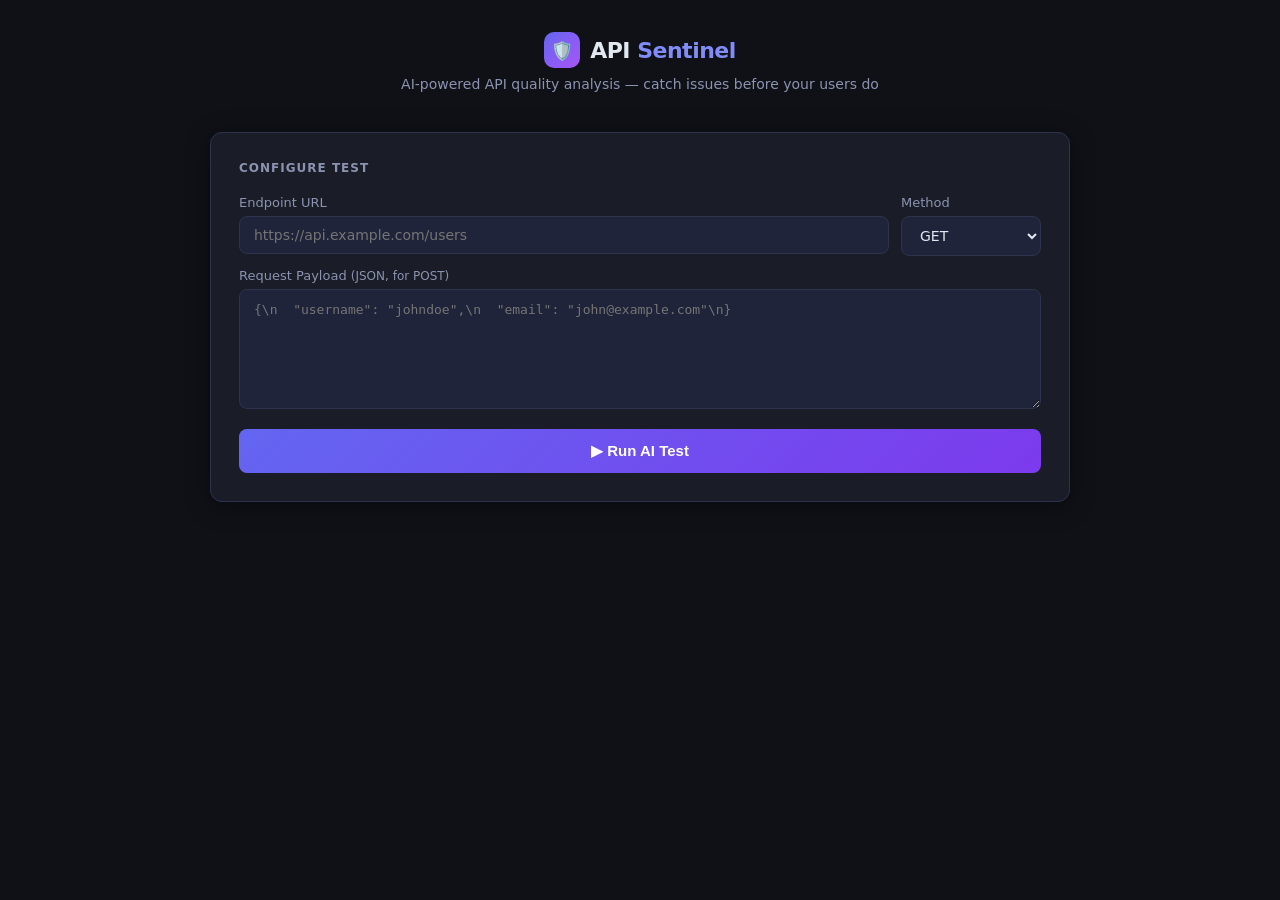
<file: index.html>
<!DOCTYPE html>
<html lang="en">
<head>
  <meta charset="UTF-8" />
  <meta name="viewport" content="width=device-width, initial-scale=1.0" />
  <title>API Sentinel — AI API Quality Analyzer</title>
  <style>
    *, *::before, *::after { box-sizing: border-box; margin: 0; padding: 0; }

    :root {
      --bg:        #0f1117;
      --surface:   #1a1d27;
      --card:      #20243a;
      --border:    #2e334d;
      --accent:    #6366f1;
      --accent-h:  #818cf8;
      --text:      #e2e8f0;
      --muted:     #8b93b0;
      --low:       #22c55e;
      --low-bg:    #052e16;
      --high:      #f97316;
      --high-bg:   #431407;
      --critical:  #ef4444;
      --critical-bg: #450a0a;
      --radius:    12px;
      --font:      'Inter', system-ui, -apple-system, sans-serif;
    }

    body {
      background: var(--bg);
      color: var(--text);
      font-family: var(--font);
      min-height: 100vh;
      padding: 32px 16px 64px;
    }

    /* ── Header ── */
    header {
      text-align: center;
      margin-bottom: 40px;
    }
    .logo {
      display: inline-flex;
      align-items: center;
      gap: 10px;
      margin-bottom: 8px;
    }
    .logo-icon {
      width: 36px; height: 36px;
      background: linear-gradient(135deg, var(--accent), #a855f7);
      border-radius: 10px;
      display: grid; place-items: center;
      font-size: 18px;
    }
    .logo-text {
      font-size: 22px;
      font-weight: 700;
      letter-spacing: -0.5px;
      color: var(--text);
    }
    .logo-text span { color: var(--accent-h); }
    header p {
      color: var(--muted);
      font-size: 14px;
    }

    /* ── Layout ── */
    .container {
      max-width: 860px;
      margin: 0 auto;
      display: flex;
      flex-direction: column;
      gap: 24px;
    }

    /* ── Card ── */
    .card {
      background: var(--surface);
      border: 1px solid var(--border);
      border-radius: var(--radius);
      padding: 28px;
      box-shadow: 0 4px 24px rgba(0,0,0,0.4);
    }
    .card-title {
      font-size: 12px;
      font-weight: 600;
      text-transform: uppercase;
      letter-spacing: 1px;
      color: var(--muted);
      margin-bottom: 20px;
    }

    /* ── Form ── */
    .form-row {
      display: grid;
      grid-template-columns: 1fr 140px;
      gap: 12px;
      margin-bottom: 12px;
    }
    label {
      display: block;
      font-size: 13px;
      font-weight: 500;
      color: var(--muted);
      margin-bottom: 6px;
    }
    input, select, textarea {
      width: 100%;
      background: var(--card);
      border: 1px solid var(--border);
      border-radius: 8px;
      color: var(--text);
      font-family: var(--font);
      font-size: 14px;
      padding: 10px 14px;
      outline: none;
      transition: border-color 0.15s;
    }
    input:focus, select:focus, textarea:focus {
      border-color: var(--accent);
    }
    select option { background: var(--card); }
    textarea {
      resize: vertical;
      min-height: 120px;
      font-family: 'Fira Code', 'Cascadia Code', monospace;
      font-size: 13px;
      line-height: 1.6;
    }

    /* ── Button ── */
    .btn-run {
      display: flex;
      align-items: center;
      justify-content: center;
      gap: 8px;
      width: 100%;
      margin-top: 16px;
      padding: 13px;
      background: linear-gradient(135deg, var(--accent), #7c3aed);
      border: none;
      border-radius: 8px;
      color: #fff;
      font-size: 15px;
      font-weight: 600;
      cursor: pointer;
      transition: opacity 0.15s, transform 0.1s;
    }
    .btn-run:hover { opacity: 0.9; }
    .btn-run:active { transform: scale(0.99); }
    .btn-run:disabled { opacity: 0.5; cursor: not-allowed; }
    .spinner {
      width: 16px; height: 16px;
      border: 2px solid rgba(255,255,255,0.3);
      border-top-color: #fff;
      border-radius: 50%;
      animation: spin 0.7s linear infinite;
      display: none;
    }
    @keyframes spin { to { transform: rotate(360deg); } }

    /* ── Error banner ── */
    .error-banner {
      background: var(--critical-bg);
      border: 1px solid var(--critical);
      border-radius: 8px;
      padding: 14px 18px;
      font-size: 14px;
      color: var(--critical);
      display: none;
    }

    /* ── Results ── */
    #results { display: none; }

    /* ── Score bar ── */
    .score-grid {
      display: grid;
      grid-template-columns: 1fr 1fr;
      gap: 16px;
      margin-bottom: 24px;
    }
    @media (max-width: 540px) { .score-grid { grid-template-columns: 1fr; } }
    .metric-card {
      background: var(--card);
      border: 1px solid var(--border);
      border-radius: 10px;
      padding: 20px;
    }
    .metric-label {
      font-size: 11px;
      font-weight: 600;
      text-transform: uppercase;
      letter-spacing: 1px;
      color: var(--muted);
      margin-bottom: 8px;
    }
    .metric-value {
      font-size: 36px;
      font-weight: 800;
      line-height: 1;
    }
    .severity-badge {
      display: inline-block;
      padding: 3px 10px;
      border-radius: 20px;
      font-size: 11px;
      font-weight: 700;
      text-transform: uppercase;
      letter-spacing: 1px;
      margin-top: 6px;
    }
    .sev-low    { color: var(--low);      background: var(--low-bg);      border: 1px solid var(--low); }
    .sev-high   { color: var(--high);     background: var(--high-bg);     border: 1px solid var(--high); }
    .sev-critical { color: var(--critical); background: var(--critical-bg); border: 1px solid var(--critical); }

    .score-bar-wrap {
      margin-top: 10px;
      height: 6px;
      background: var(--border);
      border-radius: 99px;
      overflow: hidden;
    }
    .score-bar-fill {
      height: 100%;
      border-radius: 99px;
      transition: width 0.6s ease;
    }

    /* ── List sections ── */
    .section-title {
      font-size: 13px;
      font-weight: 600;
      color: var(--muted);
      text-transform: uppercase;
      letter-spacing: 1px;
      margin-bottom: 12px;
    }
    .tag-list {
      display: flex;
      flex-direction: column;
      gap: 8px;
      margin-bottom: 24px;
    }
    .tag-item {
      display: flex;
      align-items: flex-start;
      gap: 10px;
      background: var(--card);
      border: 1px solid var(--border);
      border-radius: 8px;
      padding: 12px 14px;
      font-size: 14px;
      line-height: 1.5;
    }
    .tag-dot {
      flex-shrink: 0;
      width: 8px; height: 8px;
      border-radius: 50%;
      margin-top: 5px;
    }
    .dot-issue  { background: var(--high); }
    .dot-insight { background: var(--accent); }
    .empty-state {
      color: var(--muted);
      font-size: 13px;
      font-style: italic;
      margin-bottom: 24px;
    }

    /* ── Table ── */
    .table-wrap {
      overflow-x: auto;
      border-radius: 10px;
      border: 1px solid var(--border);
    }
    table {
      width: 100%;
      border-collapse: collapse;
      font-size: 13px;
    }
    thead tr {
      background: var(--card);
      border-bottom: 1px solid var(--border);
    }
    th {
      padding: 12px 16px;
      text-align: left;
      font-size: 11px;
      font-weight: 600;
      text-transform: uppercase;
      letter-spacing: 1px;
      color: var(--muted);
    }
    tbody tr { border-bottom: 1px solid var(--border); transition: background 0.1s; }
    tbody tr:last-child { border-bottom: none; }
    tbody tr:hover { background: var(--card); }
    td { padding: 12px 16px; color: var(--text); }
    .code-badge {
      display: inline-block;
      padding: 2px 10px;
      border-radius: 20px;
      font-size: 12px;
      font-weight: 700;
      font-family: monospace;
    }
    .code-2xx { background: rgba(34,197,94,0.15);  color: var(--low); }
    .code-4xx { background: rgba(249,115,22,0.15); color: var(--high); }
    .code-5xx { background: rgba(239,68,68,0.15);  color: var(--critical); }
    .code-err  { background: rgba(139,147,176,0.15); color: var(--muted); }
    .error-text { color: var(--critical); font-size: 12px; font-family: monospace; }

    /* ── Summary row ── */
    .summary-row {
      display: flex;
      gap: 8px;
      flex-wrap: wrap;
      margin-bottom: 20px;
    }
    .summary-chip {
      background: var(--card);
      border: 1px solid var(--border);
      border-radius: 20px;
      padding: 5px 14px;
      font-size: 12px;
      color: var(--muted);
    }
    .summary-chip strong { color: var(--text); }
  </style>
</head>
<body>

<header>
  <div class="logo">
    <div class="logo-icon">🛡️</div>
    <span class="logo-text">API <span>Sentinel</span></span>
  </div>
  <p>AI-powered API quality analysis — catch issues before your users do</p>
</header>

<div class="container">

  <!-- INPUT CARD -->
  <div class="card">
    <p class="card-title">Configure Test</p>

    <div class="form-row">
      <div>
        <label for="url">Endpoint URL</label>
        <input id="url" type="url" placeholder="https://api.example.com/users" />
      </div>
      <div>
        <label for="method">Method</label>
        <select id="method">
          <option value="GET">GET</option>
          <option value="POST">POST</option>
        </select>
      </div>
    </div>

    <div>
      <label for="payload">Request Payload <span style="font-weight:400;font-size:12px;">(JSON, for POST)</span></label>
      <textarea id="payload" placeholder='{\n  "username": "johndoe",\n  "email": "john@example.com"\n}'></textarea>
    </div>

    <button class="btn-run" id="btn-run" onclick="runTest()">
      <div class="spinner" id="spinner"></div>
      <span id="btn-text">▶ Run AI Test</span>
    </button>
  </div>

  <!-- ERROR BANNER -->
  <div class="error-banner" id="error-banner"></div>

  <!-- RESULTS -->
  <div id="results">

    <!-- SCORE + SEVERITY -->
    <div class="score-grid">
      <div class="metric-card">
        <div class="metric-label">Quality Score</div>
        <div class="metric-value" id="score-value" style="color: var(--accent);">—</div>
        <div class="score-bar-wrap">
          <div class="score-bar-fill" id="score-bar" style="width:0%"></div>
        </div>
      </div>
      <div class="metric-card">
        <div class="metric-label">Severity</div>
        <div class="metric-value" id="severity-value">—</div>
        <span class="severity-badge" id="severity-badge"></span>
      </div>
    </div>

    <div class="card">
      <!-- SUMMARY ROW -->
      <div class="summary-row" id="summary-row"></div>

      <!-- ISSUES -->
      <div class="section-title">⚠ Detected Issues</div>
      <div class="tag-list" id="issues-list"></div>

      <!-- AI INSIGHTS -->
      <div class="section-title">✦ AI Insights</div>
      <div class="tag-list" id="insights-list"></div>

      <!-- TEST RESULTS TABLE -->
      <div class="section-title">📋 Test Results</div>
      <div class="table-wrap">
        <table>
          <thead>
            <tr>
              <th>#</th>
              <th>Test Name</th>
              <th>Status</th>
              <th>Response Time</th>
              <th>Error</th>
            </tr>
          </thead>
          <tbody id="results-tbody"></tbody>
        </table>
      </div>
    </div>

  </div><!-- /results -->

</div><!-- /container -->

<script>
  async function runTest() {
    const url     = document.getElementById('url').value.trim();
    const method  = document.getElementById('method').value;
    const rawBody = document.getElementById('payload').value.trim();

    // ── Validate ──
    hideError();
    if (!url) { showError('Please enter an endpoint URL.'); return; }

    let payload = null;
    if (method === 'POST' && rawBody) {
      try { payload = JSON.parse(rawBody); }
      catch { showError('Invalid JSON payload — please check the syntax.'); return; }
    }

    setLoading(true);
    document.getElementById('results').style.display = 'none';

    try {
      const res = await fetch('/run-test', {
        method:  'POST',
        headers: { 'Content-Type': 'application/json' },
        body:    JSON.stringify({ url, method, payload }),
      });

      if (!res.ok) {
        const err = await res.text();
        throw new Error(`Server responded ${res.status}: ${err}`);
      }

      const data = await res.json();
      renderResults(data);

    } catch (e) {
      showError(e.message || 'Unexpected error. Is the backend running?');
    } finally {
      setLoading(false);
    }
  }

  function renderResults(data) {
    const { total_tests, results, issues_detected, severity, quality_score, ai_insights } = data;

    // ── Score ──
    const scoreEl = document.getElementById('score-value');
    const barEl   = document.getElementById('score-bar');
    scoreEl.textContent = quality_score ?? '—';
    const pct = Math.min(100, Math.max(0, quality_score ?? 0));
    barEl.style.width        = pct + '%';
    barEl.style.background   = scoreColor(pct);
    scoreEl.style.color      = scoreColor(pct);

    // ── Severity ──
    const sevVal   = document.getElementById('severity-value');
    const sevBadge = document.getElementById('severity-badge');
    const sev = (severity || 'low').toLowerCase();
    const sevMap = { low: ['var(--low)', 'sev-low'], high: ['var(--high)', 'sev-high'], critical: ['var(--critical)', 'sev-critical'] };
    const [sevColor, sevClass] = sevMap[sev] || sevMap['low'];
    sevVal.textContent   = sev.charAt(0).toUpperCase() + sev.slice(1);
    sevVal.style.color   = sevColor;
    sevBadge.textContent = sev.toUpperCase();
    sevBadge.className   = 'severity-badge ' + sevClass;

    // ── Summary chips ──
    const passCount = results.filter(r => r.status_code >= 200 && r.status_code < 300).length;
    const failCount = total_tests - passCount;
    document.getElementById('summary-row').innerHTML = `
      <span class="summary-chip">Total <strong>${total_tests}</strong></span>
      <span class="summary-chip" style="color:var(--low)">Passed <strong>${passCount}</strong></span>
      <span class="summary-chip" style="color:var(--critical)">Failed <strong>${failCount}</strong></span>
    `;

    // ── Issues ──
    const issuesList = document.getElementById('issues-list');
    if (issues_detected && issues_detected.length) {
      issuesList.innerHTML = issues_detected.map(i => `
        <div class="tag-item">
          <div class="tag-dot dot-issue"></div>
          <span>${escHtml(i)}</span>
        </div>`).join('');
    } else {
      issuesList.innerHTML = '<p class="empty-state">No issues detected — looking good!</p>';
    }

    // ── AI Insights ──
    const insightsList = document.getElementById('insights-list');
    if (ai_insights && ai_insights.length) {
      insightsList.innerHTML = ai_insights.map(i => `
        <div class="tag-item">
          <div class="tag-dot dot-insight"></div>
          <span>${escHtml(i)}</span>
        </div>`).join('');
    } else {
      insightsList.innerHTML = '<p class="empty-state">No AI insights available.</p>';
    }

    // ── Table ──
    const tbody = document.getElementById('results-tbody');
    tbody.innerHTML = results.map((r, idx) => {
      const code     = r.status_code;
      const badgeCls = !code ? 'code-err' : code < 300 ? 'code-2xx' : code < 500 ? 'code-4xx' : 'code-5xx';
      const codeStr  = code ? `<span class="code-badge ${badgeCls}">${code}</span>` : `<span class="code-badge code-err">—</span>`;
      const timeStr  = r.response_time != null ? `${(r.response_time * 1000).toFixed(0)} ms` : '—';
      const errStr   = r.error ? `<span class="error-text">${escHtml(r.error)}</span>` : '<span style="color:var(--muted)">—</span>';
      return `<tr>
        <td style="color:var(--muted);font-size:12px;">${idx + 1}</td>
        <td style="font-family:monospace;">${escHtml(r.test_name || '—')}</td>
        <td>${codeStr}</td>
        <td style="color:var(--muted);font-size:12px;">${timeStr}</td>
        <td>${errStr}</td>
      </tr>`;
    }).join('');

    document.getElementById('results').style.display = 'block';
    document.getElementById('results').scrollIntoView({ behavior: 'smooth', block: 'start' });
  }

  // ── Helpers ──
  function scoreColor(pct) {
    if (pct >= 70) return 'var(--low)';
    if (pct >= 40) return 'var(--high)';
    return 'var(--critical)';
  }

  function escHtml(str) {
    return String(str)
      .replace(/&/g,'&amp;').replace(/</g,'&lt;')
      .replace(/>/g,'&gt;').replace(/"/g,'&quot;');
  }

  function setLoading(on) {
    const btn     = document.getElementById('btn-run');
    const spinner = document.getElementById('spinner');
    const text    = document.getElementById('btn-text');
    btn.disabled        = on;
    spinner.style.display = on ? 'block' : 'none';
    text.textContent    = on ? 'Running tests...' : '▶ Run AI Test';
  }

  function showError(msg) {
    const el = document.getElementById('error-banner');
    el.textContent = '✕  ' + msg;
    el.style.display = 'block';
  }

  function hideError() {
    document.getElementById('error-banner').style.display = 'none';
  }
</script>
</body>
</html>
</file>
